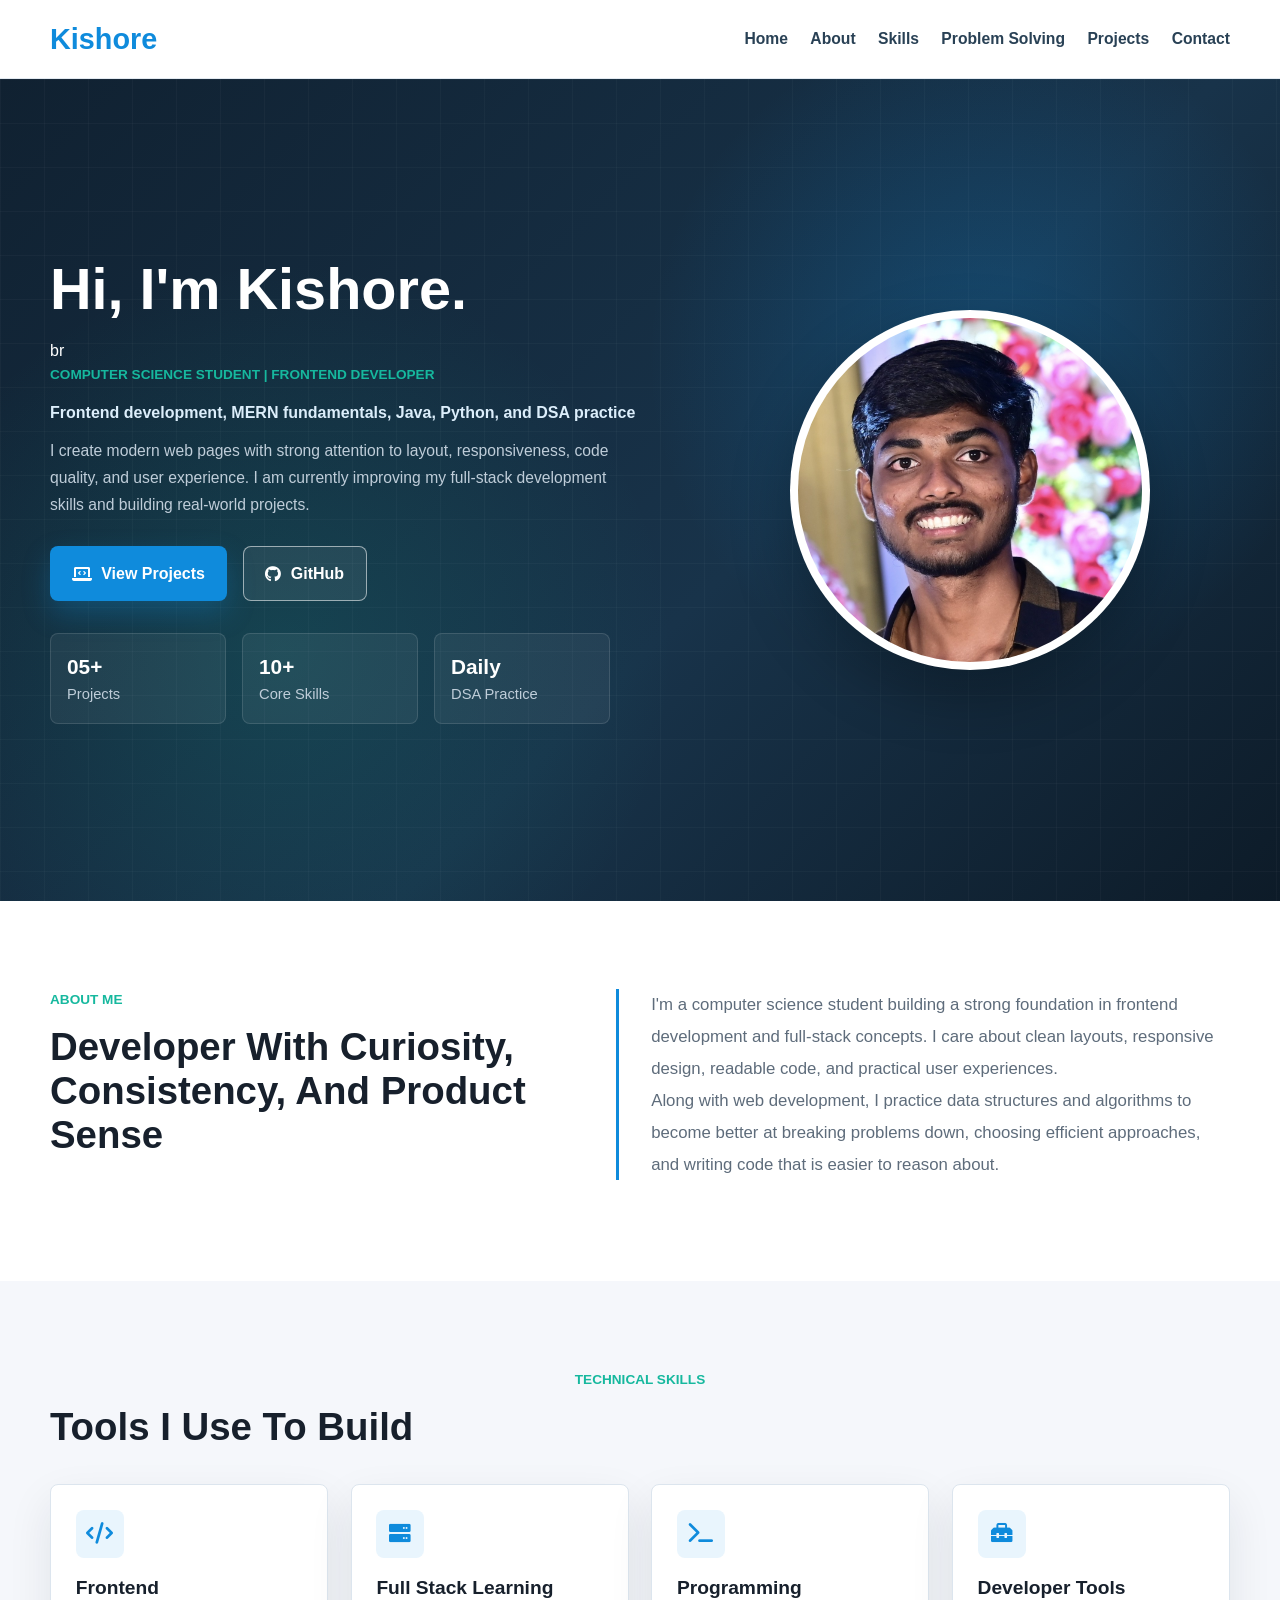
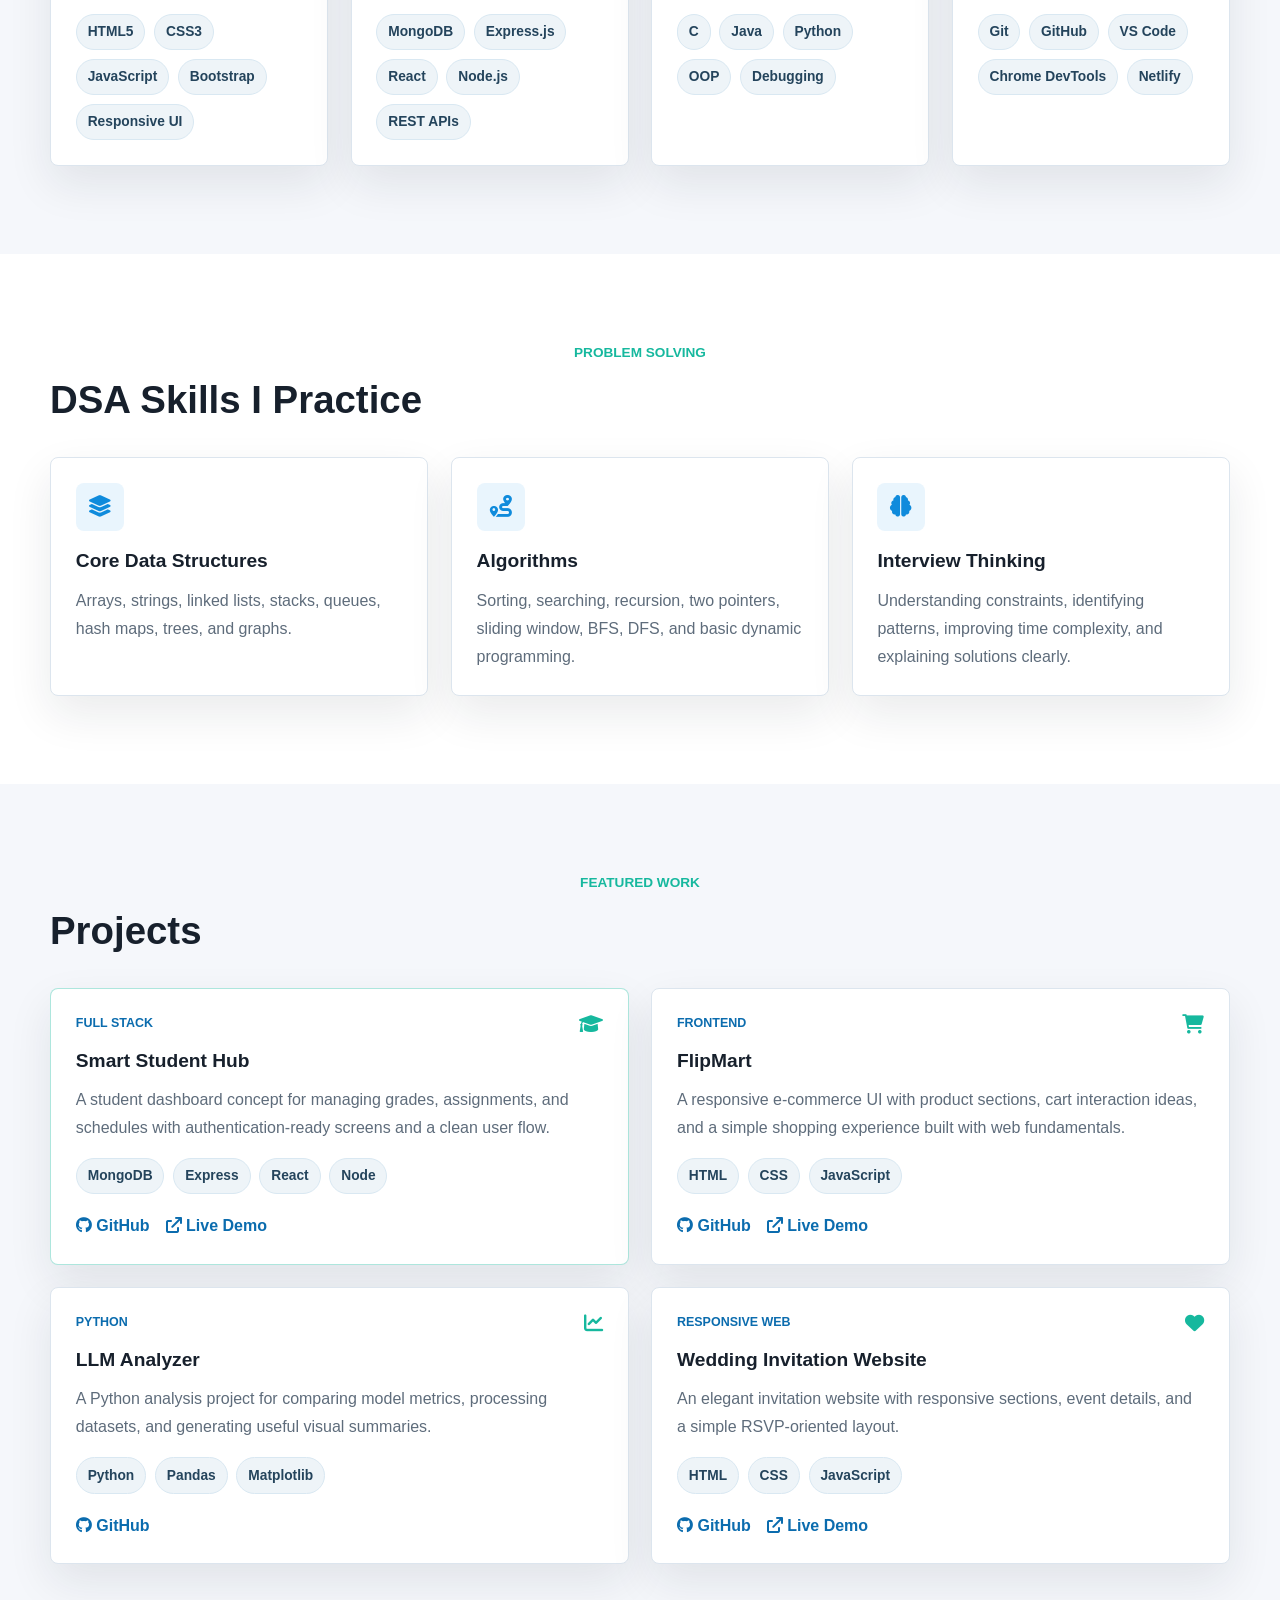
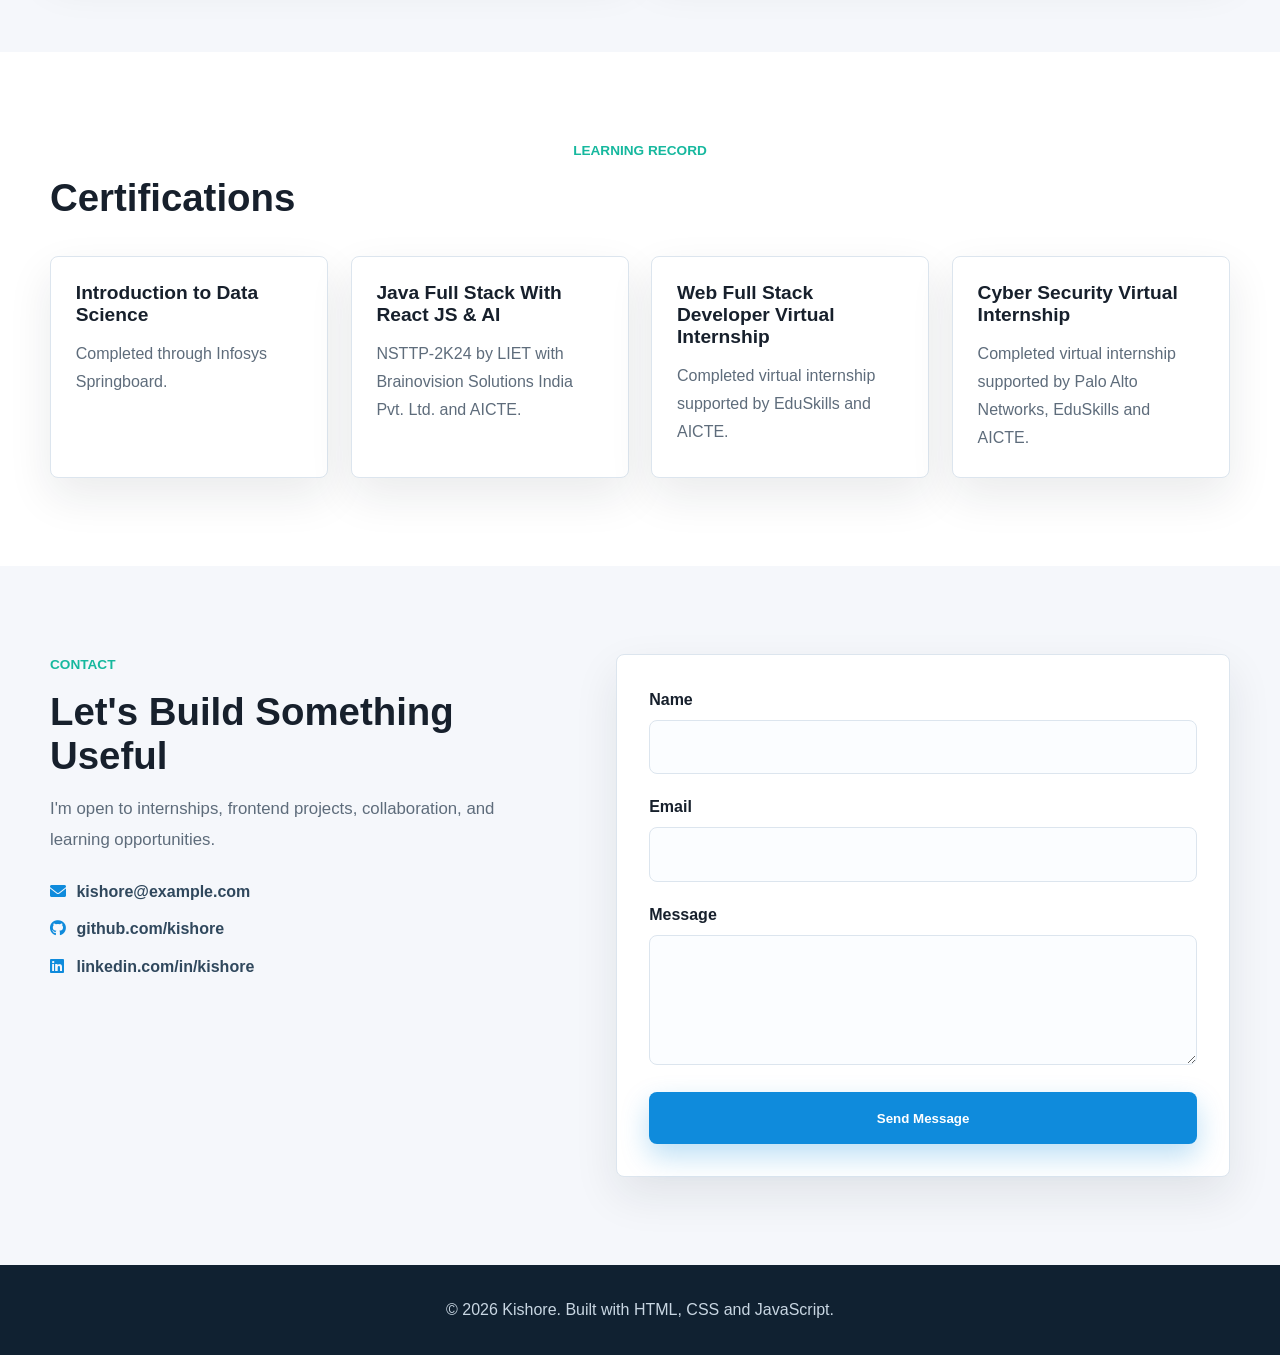
<file: index.html>
<!DOCTYPE html>
<html lang="en">
<head>
    <meta charset="UTF-8">
    <meta name="viewport" content="width=device-width, initial-scale=1.0">
    <title>Kishore | Frontend Developer Portfolio</title>
    <link rel="stylesheet" href="style.css">
    <link rel="stylesheet" href="https://cdnjs.cloudflare.com/ajax/libs/font-awesome/6.0.0/css/all.min.css">
</head>
<body>
    <nav id="navbar">
        <div class="container">
            <a href="#hero" class="logo">Kishore</a>
            <ul>
                <li><a href="#hero">Home</a></li>
                <li><a href="#about">About</a></li>
                <li><a href="#skills">Skills</a></li>
                <li><a href="#problem-solving">Problem Solving</a></li>
                <li><a href="#projects">Projects</a></li>
                <li><a href="#contact">Contact</a></li>
            </ul>
        </div>
    </nav>

    <main>
        <section id="hero">
            <div class="container">
                <div class="hero-content">
                    <div class="hero-text">
                 
                        <h1>Hi, I'm Kishore.</h1>
                        br
                               <p class="eyebrow">Computer Science Student | Frontend Developer</p>
                        <p class="role">Frontend development, MERN fundamentals, Java, Python, and DSA practice</p>
                        <p class="description">I create modern web pages with strong attention to layout, responsiveness, code quality, and user experience. I am currently improving my full-stack development skills and building real-world projects.</p>

                        <div class="buttons">
                            <a href="#projects" class="btn primary"><i class="fas fa-laptop-code"></i> View Projects</a>
                            <a href="https://github.com/kishore" target="_blank" class="btn secondary"><i class="fab fa-github"></i> GitHub</a>
                        </div>

                        <div class="hero-stats" aria-label="Developer highlights">
                            <div>
                                <span>05+</span>
                                <p>Projects</p>
                            </div>
                            <div>
                                <span>10+</span>
                                <p>Core Skills</p>
                            </div>
                            <div>
                                <span>Daily</span>
                                <p>DSA Practice</p>
                            </div>
                        </div>
                    </div>

                    <div class="hero-visual">
                        <div class="hero-image">
                            <img src="IMG_20251113_223004.jpg" alt="Kishore's profile photo" id="profile-photo">
                        </div>
                    </div>
                </div>
            </div>
        </section>

        <section id="about">
            <div class="container split-section">
                <div>
                    <p class="section-label">About Me</p>
                    <h2>Developer With Curiosity, Consistency, And Product Sense</h2>
                </div>
                <div class="about-copy">
                    <p>I'm a computer science student building a strong foundation in frontend development and full-stack concepts. I care about clean layouts, responsive design, readable code, and practical user experiences.</p>
                    <p>Along with web development, I practice data structures and algorithms to become better at breaking problems down, choosing efficient approaches, and writing code that is easier to reason about.</p>
                </div>
            </div>
        </section>

        <section id="skills">
            <div class="container">
                <p class="section-label centered">Technical Skills</p>
                <h2>Tools I Use To Build</h2>
                <div class="skills-grid">
                    <article class="skill-category">
                        <i class="fas fa-code"></i>
                        <h3>Frontend</h3>
                        <div class="tags">
                            <span>HTML5</span>
                            <span>CSS3</span>
                            <span>JavaScript</span>
                            <span>Bootstrap</span>
                            <span>Responsive UI</span>
                        </div>
                    </article>

                    <article class="skill-category">
                        <i class="fas fa-server"></i>
                        <h3>Full Stack Learning</h3>
                        <div class="tags">
                            <span>MongoDB</span>
                            <span>Express.js</span>
                            <span>React</span>
                            <span>Node.js</span>
                            <span>REST APIs</span>
                        </div>
                    </article>

                    <article class="skill-category">
                        <i class="fas fa-terminal"></i>
                        <h3>Programming</h3>
                        <div class="tags">
                            <span>C</span>
                            <span>Java</span>
                            <span>Python</span>
                            <span>OOP</span>
                            <span>Debugging</span>
                        </div>
                    </article>

                    <article class="skill-category">
                        <i class="fas fa-toolbox"></i>
                        <h3>Developer Tools</h3>
                        <div class="tags">
                            <span>Git</span>
                            <span>GitHub</span>
                            <span>VS Code</span>
                            <span>Chrome DevTools</span>
                            <span>Netlify</span>
                        </div>
                    </article>
                </div>
            </div>
        </section>

        <section id="problem-solving">
            <div class="container">
                <p class="section-label centered">Problem Solving</p>
                <h2>DSA Skills I Practice</h2>
                <div class="problem-grid">
                    <article class="problem-card">
                        <i class="fas fa-layer-group"></i>
                        <h3>Core Data Structures</h3>
                        <p>Arrays, strings, linked lists, stacks, queues, hash maps, trees, and graphs.</p>
                    </article>

                    <article class="problem-card">
                        <i class="fas fa-route"></i>
                        <h3>Algorithms</h3>
                        <p>Sorting, searching, recursion, two pointers, sliding window, BFS, DFS, and basic dynamic programming.</p>
                    </article>

                    <article class="problem-card">
                        <i class="fas fa-brain"></i>
                        <h3>Interview Thinking</h3>
                        <p>Understanding constraints, identifying patterns, improving time complexity, and explaining solutions clearly.</p>
                    </article>
                </div>
            </div>
        </section>

        <section id="projects">
            <div class="container">
                <p class="section-label centered">Featured Work</p>
                <h2>Projects</h2>
                <div class="projects-grid">
                    <article class="project-card featured">
                        <div class="project-topline">
                            <span>Full Stack</span>
                            <i class="fas fa-graduation-cap"></i>
                        </div>
                        <h3>Smart Student Hub</h3>
                        <p>A student dashboard concept for managing grades, assignments, and schedules with authentication-ready screens and a clean user flow.</p>
                        <div class="tags">
                            <span>MongoDB</span>
                            <span>Express</span>
                            <span>React</span>
                            <span>Node</span>
                        </div>
                        <div class="project-links">
                            <a href="https://github.com/kishore/smart-student-hub" target="_blank"><i class="fab fa-github"></i> GitHub</a>
                            <a href="https://smart-student-hub-demo.netlify.app" target="_blank"><i class="fas fa-arrow-up-right-from-square"></i> Live Demo</a>
                        </div>
                    </article>

                    <article class="project-card">
                        <div class="project-topline">
                            <span>Frontend</span>
                            <i class="fas fa-cart-shopping"></i>
                        </div>
                        <h3>FlipMart</h3>
                        <p>A responsive e-commerce UI with product sections, cart interaction ideas, and a simple shopping experience built with web fundamentals.</p>
                        <div class="tags">
                            <span>HTML</span>
                            <span>CSS</span>
                            <span>JavaScript</span>
                        </div>
                        <div class="project-links">
                            <a href="https://github.com/kishore/flipmart" target="_blank"><i class="fab fa-github"></i> GitHub</a>
                            <a href="https://flipmart-demo.netlify.app" target="_blank"><i class="fas fa-arrow-up-right-from-square"></i> Live Demo</a>
                        </div>
                    </article>

                    <article class="project-card">
                        <div class="project-topline">
                            <span>Python</span>
                            <i class="fas fa-chart-line"></i>
                        </div>
                        <h3>LLM Analyzer</h3>
                        <p>A Python analysis project for comparing model metrics, processing datasets, and generating useful visual summaries.</p>
                        <div class="tags">
                            <span>Python</span>
                            <span>Pandas</span>
                            <span>Matplotlib</span>
                        </div>
                        <div class="project-links">
                            <a href="https://github.com/kishore/llm-analyzer" target="_blank"><i class="fab fa-github"></i> GitHub</a>
                        </div>
                    </article>

                    <article class="project-card">
                        <div class="project-topline">
                            <span>Responsive Web</span>
                            <i class="fas fa-heart"></i>
                        </div>
                        <h3>Wedding Invitation Website</h3>
                        <p>An elegant invitation website with responsive sections, event details, and a simple RSVP-oriented layout.</p>
                        <div class="tags">
                            <span>HTML</span>
                            <span>CSS</span>
                            <span>JavaScript</span>
                        </div>
                        <div class="project-links">
                            <a href="https://github.com/kishore/wedding-invite" target="_blank"><i class="fab fa-github"></i> GitHub</a>
                            <a href="https://wedding-invite-demo.netlify.app" target="_blank"><i class="fas fa-arrow-up-right-from-square"></i> Live Demo</a>
                        </div>
                    </article>
                </div>
            </div>
        </section>

        <section id="certifications">
            <div class="container">
                <p class="section-label centered">Learning Record</p>
                <h2>Certifications</h2>
                <div class="certifications-grid">
                    <article class="certification-card">
                        <h3>Introduction to Data Science</h3>
                        <p>Completed through Infosys Springboard.</p>
                    </article>
                    <article class="certification-card">
                        <h3>Java Full Stack With React JS & AI</h3>
                        <p>NSTTP-2K24 by LIET with Brainovision Solutions India Pvt. Ltd. and AICTE.</p>
                    </article>
                    <article class="certification-card">
                        <h3>Web Full Stack Developer Virtual Internship</h3>
                        <p>Completed virtual internship supported by EduSkills and AICTE.</p>
                    </article>
                    <article class="certification-card">
                        <h3>Cyber Security Virtual Internship</h3>
                        <p>Completed virtual internship supported by Palo Alto Networks, EduSkills and AICTE.</p>
                    </article>
                </div>
            </div>
        </section>

        <section id="contact">
            <div class="container contact-layout">
                <div>
                    <p class="section-label">Contact</p>
                    <h2>Let's Build Something Useful</h2>
                    <p class="contact-intro">I'm open to internships, frontend projects, collaboration, and learning opportunities.</p>
                    <div class="contact-info">
                        <p><i class="fas fa-envelope"></i> kishore@example.com</p>
                        <p><i class="fab fa-github"></i> <a href="https://github.com/kishore" target="_blank">github.com/kishore</a></p>
                        <p><i class="fab fa-linkedin"></i> <a href="https://linkedin.com/in/kishore" target="_blank">linkedin.com/in/kishore</a></p>
                    </div>
                </div>

                <form id="contact-form">
                    <div class="form-group">
                        <label for="name">Name</label>
                        <input type="text" id="name" name="name" required>
                    </div>
                    <div class="form-group">
                        <label for="email">Email</label>
                        <input type="email" id="email" name="email" required>
                    </div>
                    <div class="form-group">
                        <label for="message">Message</label>
                        <textarea id="message" name="message" required></textarea>
                    </div>
                    <button type="submit" class="btn primary">Send Message</button>
                </form>
            </div>
        </section>
    </main>

    <footer>
        <div class="container">
            <p>&copy; 2026 Kishore. Built with HTML, CSS and JavaScript.</p>
        </div>
    </footer>

    <script src="script.js"></script>
</body>
</html>
</file>
<file: style.css>
* {
    margin: 0;
    padding: 0;
    box-sizing: border-box;
}

:root {
    --bg: #f5f7fb;
    --surface: #ffffff;
    --surface-soft: #eef4f8;
    --ink: #17202c;
    --muted: #5e6c7b;
    --line: #dce5ee;
    --primary: #0f8bdc;
    --primary-dark: #0b6cae;
    --accent: #16b89e;
    --dark: #102131;
    --dark-2: #18334a;
    --shadow: 0 18px 45px rgba(23, 32, 44, 0.09);
}

html {
    scroll-behavior: smooth;
}

body {
    font-family: "Segoe UI", Tahoma, Geneva, Verdana, sans-serif;
    line-height: 1.6;
    color: var(--ink);
    background: var(--bg);
}

img {
    max-width: 100%;
}

.container {
    width: min(100% - 48px, 1180px);
    margin: 0 auto;
}

a {
    color: inherit;
    text-decoration: none;
}

ul {
    list-style: none;
}

h1,
h2,
h3 {
    line-height: 1.15;
    letter-spacing: 0;
}

h2 {
    color: var(--ink);
    font-size: clamp(2rem, 3vw, 2.75rem);
    margin-bottom: 2.2rem;
}

p {
    color: var(--muted);
}

/* Navbar */
#navbar {
    position: sticky;
    top: 0;
    z-index: 1000;
    background: rgba(255, 255, 255, 0.92);
    border-bottom: 1px solid rgba(220, 229, 238, 0.8);
    backdrop-filter: blur(16px);
}

#navbar .container {
    min-height: 78px;
    display: flex;
    align-items: center;
    justify-content: space-between;
    gap: 2rem;
}

.logo {
    color: var(--primary);
    font-size: 1.8rem;
    font-weight: 800;
}

#navbar ul {
    display: flex;
    align-items: center;
    gap: 1.4rem;
}

#navbar a:not(.logo) {
    color: #294155;
    font-size: 0.98rem;
    font-weight: 700;
    padding: 0.5rem 0;
    border-bottom: 2px solid transparent;
    transition: color 0.2s ease, border-color 0.2s ease;
}

#navbar a:not(.logo):hover {
    color: var(--primary);
    border-bottom-color: var(--primary);
}

/* Hero */
#hero {
    min-height: calc(100vh - 78px);
    display: flex;
    align-items: center;
    padding: 5.5rem 0;
    color: #fff;
    background:
        linear-gradient(rgba(255, 255, 255, 0.028) 1px, transparent 1px),
        linear-gradient(90deg, rgba(255, 255, 255, 0.028) 1px, transparent 1px),
        radial-gradient(circle at 77% 34%, rgba(15, 139, 220, 0.26), transparent 30%),
        radial-gradient(circle at 22% 70%, rgba(22, 184, 158, 0.16), transparent 34%),
        linear-gradient(135deg, #102131 0%, #18334a 58%, #0d1b28 100%);
    background-size: 44px 44px, 44px 44px, auto, auto, auto;
}

.hero-content {
    display: grid;
    grid-template-columns: minmax(0, 1.06fr) minmax(340px, 0.94fr);
    align-items: center;
    gap: 4.5rem;
}

.eyebrow,
.section-label {
    color: var(--accent);
    font-size: 0.85rem;
    font-weight: 800;
    letter-spacing: 0;
    text-transform: uppercase;
    margin-bottom: 0.9rem;
}

.section-label.centered {
    text-align: center;
}

#hero h1 {
    color: #fff;
    font-size: clamp(2.35rem, 4.5vw, 4rem);
    max-width: 680px;
    margin-bottom: 1rem;
}

.role {
    color: #dceefb;
    font-size: 1rem;
    font-weight: 600;
    margin-bottom: 0.8rem;
}

.description {
    max-width: 560px;
    color: #bfcdd9;
    font-size: 0.98rem;
    line-height: 1.7;
    margin-bottom: 1.75rem;
}

.buttons {
    display: flex;
    flex-wrap: wrap;
    gap: 1rem;
    margin-bottom: 2rem;
}

.btn {
    display: inline-flex;
    align-items: center;
    justify-content: center;
    gap: 0.6rem;
    min-height: 52px;
    padding: 0.85rem 1.35rem;
    border: 0;
    border-radius: 8px;
    font-weight: 800;
    cursor: pointer;
    transition: transform 0.2s ease, box-shadow 0.2s ease, background-color 0.2s ease, color 0.2s ease;
}

.btn:hover {
    transform: translateY(-2px);
}

.btn.primary {
    color: #fff;
    background: var(--primary);
    box-shadow: 0 12px 28px rgba(15, 139, 220, 0.28);
}

.btn.primary:hover {
    background: var(--primary-dark);
}

.btn.secondary {
    color: #fff;
    background: rgba(255, 255, 255, 0.07);
    border: 1px solid rgba(255, 255, 255, 0.55);
}

.btn.secondary:hover {
    color: var(--dark);
    background: #fff;
}

.hero-stats {
    display: grid;
    grid-template-columns: repeat(3, minmax(110px, 1fr));
    gap: 1rem;
    max-width: 560px;
}

.hero-stats div {
    padding: 1rem;
    border: 1px solid rgba(255, 255, 255, 0.12);
    border-radius: 8px;
    background: rgba(255, 255, 255, 0.06);
}

.hero-stats span {
    display: block;
    color: #fff;
    font-size: 1.3rem;
    font-weight: 850;
}

.hero-stats p {
    color: #bfcdd9;
    font-size: 0.92rem;
}

.hero-visual {
    position: relative;
    min-height: 430px;
    display: grid;
    place-items: center;
}

.hero-image {
    position: relative;
    z-index: 2;
    width: min(360px, 82vw);
    aspect-ratio: 1;
    padding: 8px;
    border-radius: 50%;
    background: #fff;
    box-shadow: 0 24px 60px rgba(0, 0, 0, 0.3);
}

.hero-image img {
    display: block;
    width: 100%;
    height: 100%;
    object-fit: cover;
    object-position: center top;
    border-radius: 50%;
    
}

/* Sections */
section {
    padding: 5.5rem 0;
}

#about,
#problem-solving,
#certifications {
    background: var(--surface);
}

#skills,
#projects,
#contact {
    background: var(--bg);
}

.split-section {
    display: grid;
    grid-template-columns: 0.9fr 1.1fr;
    gap: 4rem;
    align-items: start;
}

.about-copy {
    padding-left: 2rem;
    border-left: 3px solid var(--primary);
}

.about-copy p {
    font-size: 1.05rem;
    line-height: 1.9;
}

.skills-grid,
.problem-grid,
.projects-grid,
.certifications-grid {
    display: grid;
    gap: 1.4rem;
}

.skills-grid {
    grid-template-columns: repeat(4, 1fr);
}

.problem-grid {
    grid-template-columns: repeat(3, 1fr);
}

.projects-grid {
    grid-template-columns: repeat(2, 1fr);
}

.certifications-grid {
    grid-template-columns: repeat(4, 1fr);
}

.skill-category,
.problem-card,
.project-card,
.certification-card,
#contact-form {
    background: var(--surface);
    border: 1px solid var(--line);
    border-radius: 8px;
    box-shadow: var(--shadow);
}

.skill-category,
.problem-card,
.project-card,
.certification-card {
    padding: 1.55rem;
    transition: transform 0.2s ease, box-shadow 0.2s ease, border-color 0.2s ease;
}

.skill-category:hover,
.problem-card:hover,
.project-card:hover,
.certification-card:hover {
    transform: translateY(-5px);
    border-color: rgba(15, 139, 220, 0.35);
    box-shadow: 0 24px 58px rgba(23, 32, 44, 0.13);
}

.skill-category i,
.problem-card i {
    display: inline-grid;
    place-items: center;
    width: 48px;
    height: 48px;
    color: var(--primary);
    background: #e9f5fd;
    border-radius: 8px;
    font-size: 1.35rem;
    margin-bottom: 1.2rem;
}

.skill-category h3,
.problem-card h3,
.project-card h3,
.certification-card h3 {
    color: var(--ink);
    font-size: 1.2rem;
    margin-bottom: 0.9rem;
}

.tags {
    display: flex;
    flex-wrap: wrap;
    gap: 0.55rem;
}

.tags span {
    color: #24445c;
    background: var(--surface-soft);
    border: 1px solid #d9e8f2;
    border-radius: 999px;
    padding: 0.38rem 0.68rem;
    font-size: 0.86rem;
    font-weight: 700;
}

.problem-card p,
.project-card p,
.certification-card p {
    line-height: 1.75;
}

.project-card {
    display: flex;
    flex-direction: column;
    min-height: 100%;
}

.project-card.featured {
    border-color: rgba(22, 184, 158, 0.35);
}

.project-topline {
    display: flex;
    align-items: center;
    justify-content: space-between;
    margin-bottom: 1rem;
}

.project-topline span {
    color: var(--primary-dark);
    font-size: 0.78rem;
    font-weight: 850;
    text-transform: uppercase;
}

.project-topline i {
    color: var(--accent);
    font-size: 1.2rem;
}

.project-card .tags {
    margin-top: auto;
    padding-top: 1rem;
}

.project-links {
    display: flex;
    flex-wrap: wrap;
    gap: 1rem;
    margin-top: 1.2rem;
}

.project-links a {
    color: var(--primary-dark);
    font-weight: 850;
}

.project-links a:hover {
    color: var(--accent);
}

/* Contact */
.contact-layout {
    display: grid;
    grid-template-columns: 0.9fr 1.1fr;
    gap: 4rem;
    align-items: start;
}

.contact-layout h2 {
    text-align: left;
    margin-bottom: 1rem;
}

.contact-intro {
    max-width: 460px;
    font-size: 1.05rem;
    line-height: 1.8;
    margin-bottom: 1.5rem;
}

.contact-info {
    display: grid;
    gap: 0.75rem;
}

.contact-info p {
    color: #30485d;
    font-weight: 650;
}

.contact-info i {
    width: 22px;
    color: var(--primary);
}

#contact-form {
    padding: 2rem;
}

.form-group {
    margin-bottom: 1.25rem;
}

label {
    display: block;
    margin-bottom: 0.45rem;
    color: var(--ink);
    font-weight: 750;
}

input,
textarea {
    width: 100%;
    padding: 0.85rem 0.9rem;
    border: 1px solid var(--line);
    border-radius: 8px;
    color: var(--ink);
    font: inherit;
    background: #fbfdff;
}

input:focus,
textarea:focus {
    outline: none;
    border-color: var(--primary);
    box-shadow: 0 0 0 4px rgba(15, 139, 220, 0.12);
}

textarea {
    min-height: 130px;
    resize: vertical;
}

#contact-form .btn {
    width: 100%;
}

footer {
    padding: 2rem 0;
    color: #c8d6e2;
    text-align: center;
    background: var(--dark);
}

footer p {
    color: #c8d6e2;
}

@media (max-width: 1040px) {
    .skills-grid,
    .certifications-grid {
        grid-template-columns: repeat(2, 1fr);
    }

    .hero-content,
    .split-section,
    .contact-layout {
        grid-template-columns: 1fr;
    }

    .hero-text {
        max-width: 760px;
    }

    .hero-visual {
        min-height: 390px;
    }

    .about-copy {
        padding-left: 0;
        border-left: 0;
    }
}

@media (max-width: 820px) {
    .container {
        width: min(100% - 32px, 1180px);
    }

    #navbar .container {
        min-height: auto;
        padding: 1rem 0;
        flex-direction: column;
    }

    #navbar ul {
        justify-content: center;
        flex-wrap: wrap;
        gap: 0.8rem 1.1rem;
    }

    #hero {
        min-height: auto;
        padding: 4rem 0;
    }

    .hero-content {
        gap: 3rem;
        text-align: center;
    }

    .description,
    .role {
        margin-left: auto;
        margin-right: auto;
    }

    .buttons {
        justify-content: center;
    }

    .hero-stats,
    .problem-grid,
    .projects-grid {
        grid-template-columns: 1fr;
    }

    .hero-visual {
        min-height: auto;
        display: grid;
        place-items: center;
    }

    .hero-image {
        width: min(300px, 78vw);
    }

    .contact-layout h2 {
        text-align: center;
    }

    .contact-layout > div {
        text-align: center;
    }

    .contact-intro {
        margin-left: auto;
        margin-right: auto;
    }
}

@media (max-width: 560px) {
    h2 {
        text-align: center;
    }

    section {
        padding: 4rem 0;
    }

    .skills-grid,
    .certifications-grid {
        grid-template-columns: 1fr;
    }

    .buttons,
    .btn {
        width: 100%;
    }

    .hero-stats div,
    .skill-category,
    .problem-card,
    .project-card,
    .certification-card,
    #contact-form {
        padding: 1.25rem;
    }
}
</file>
